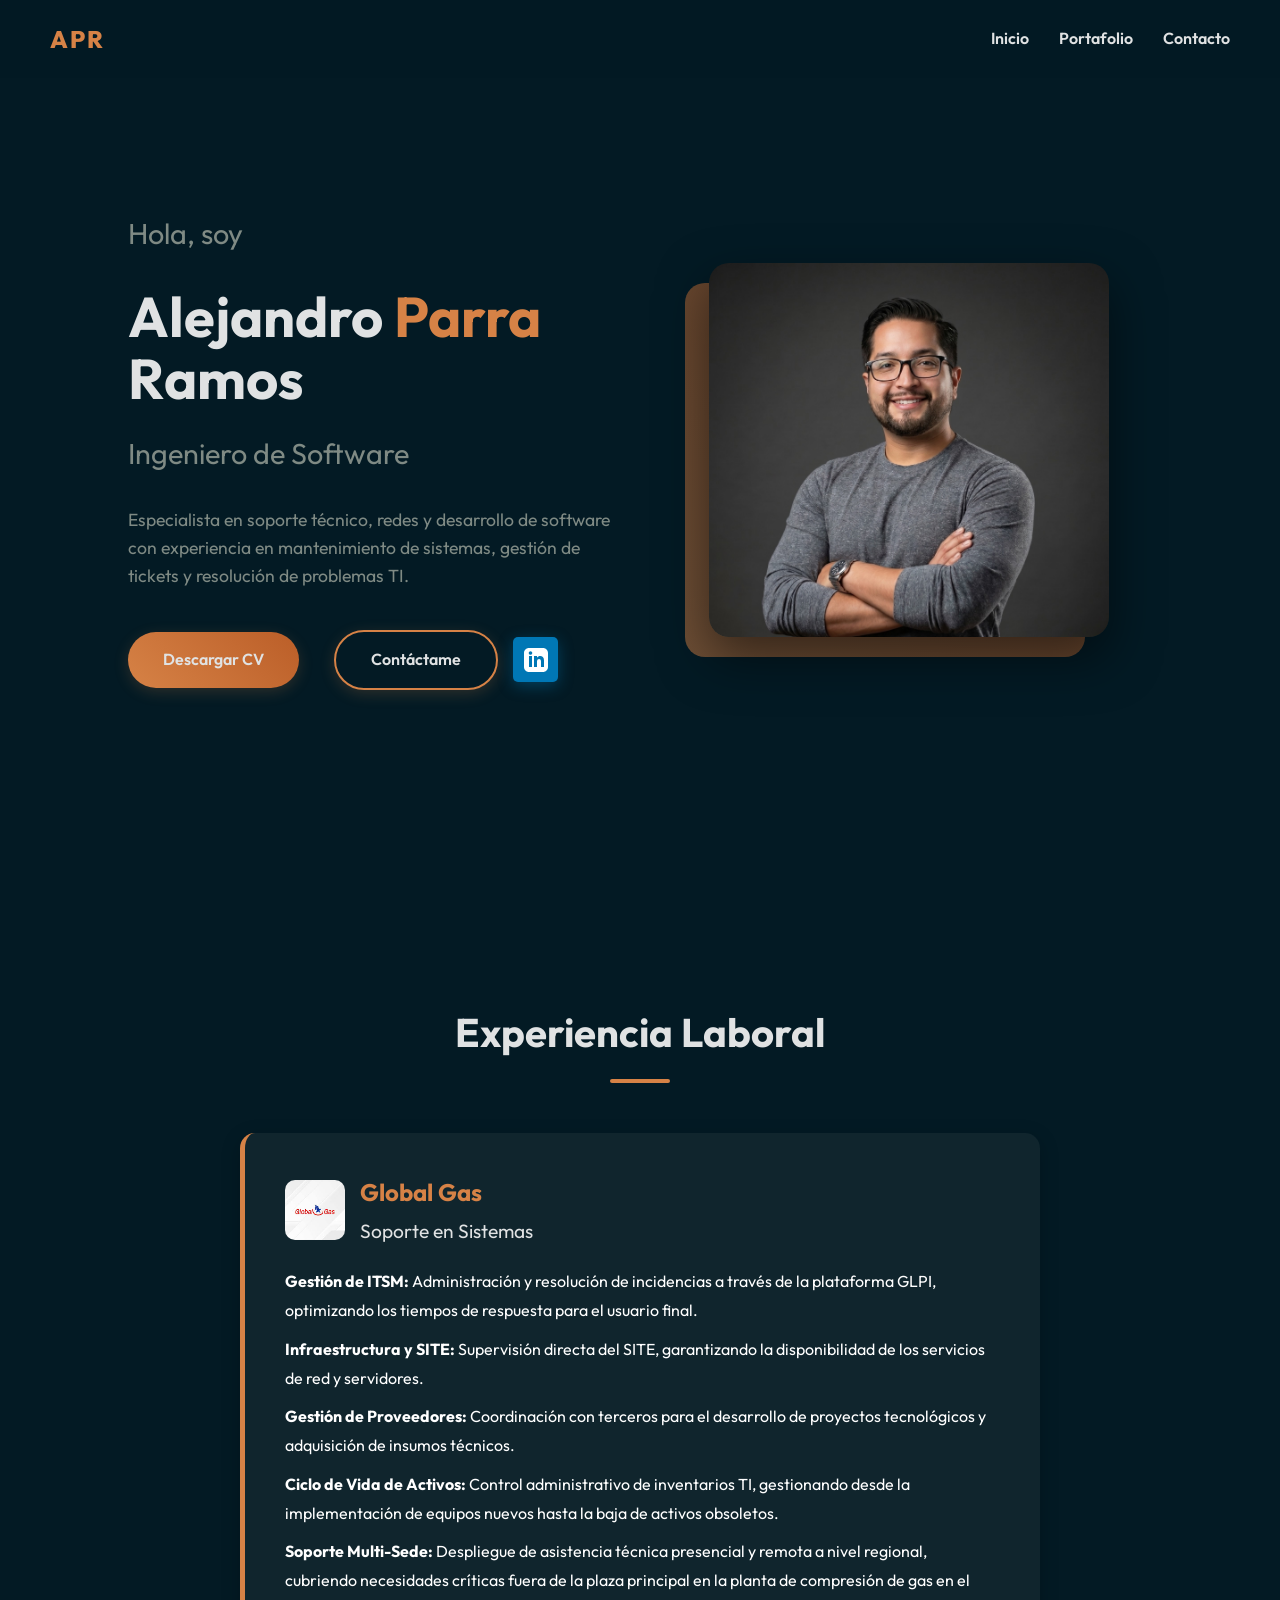
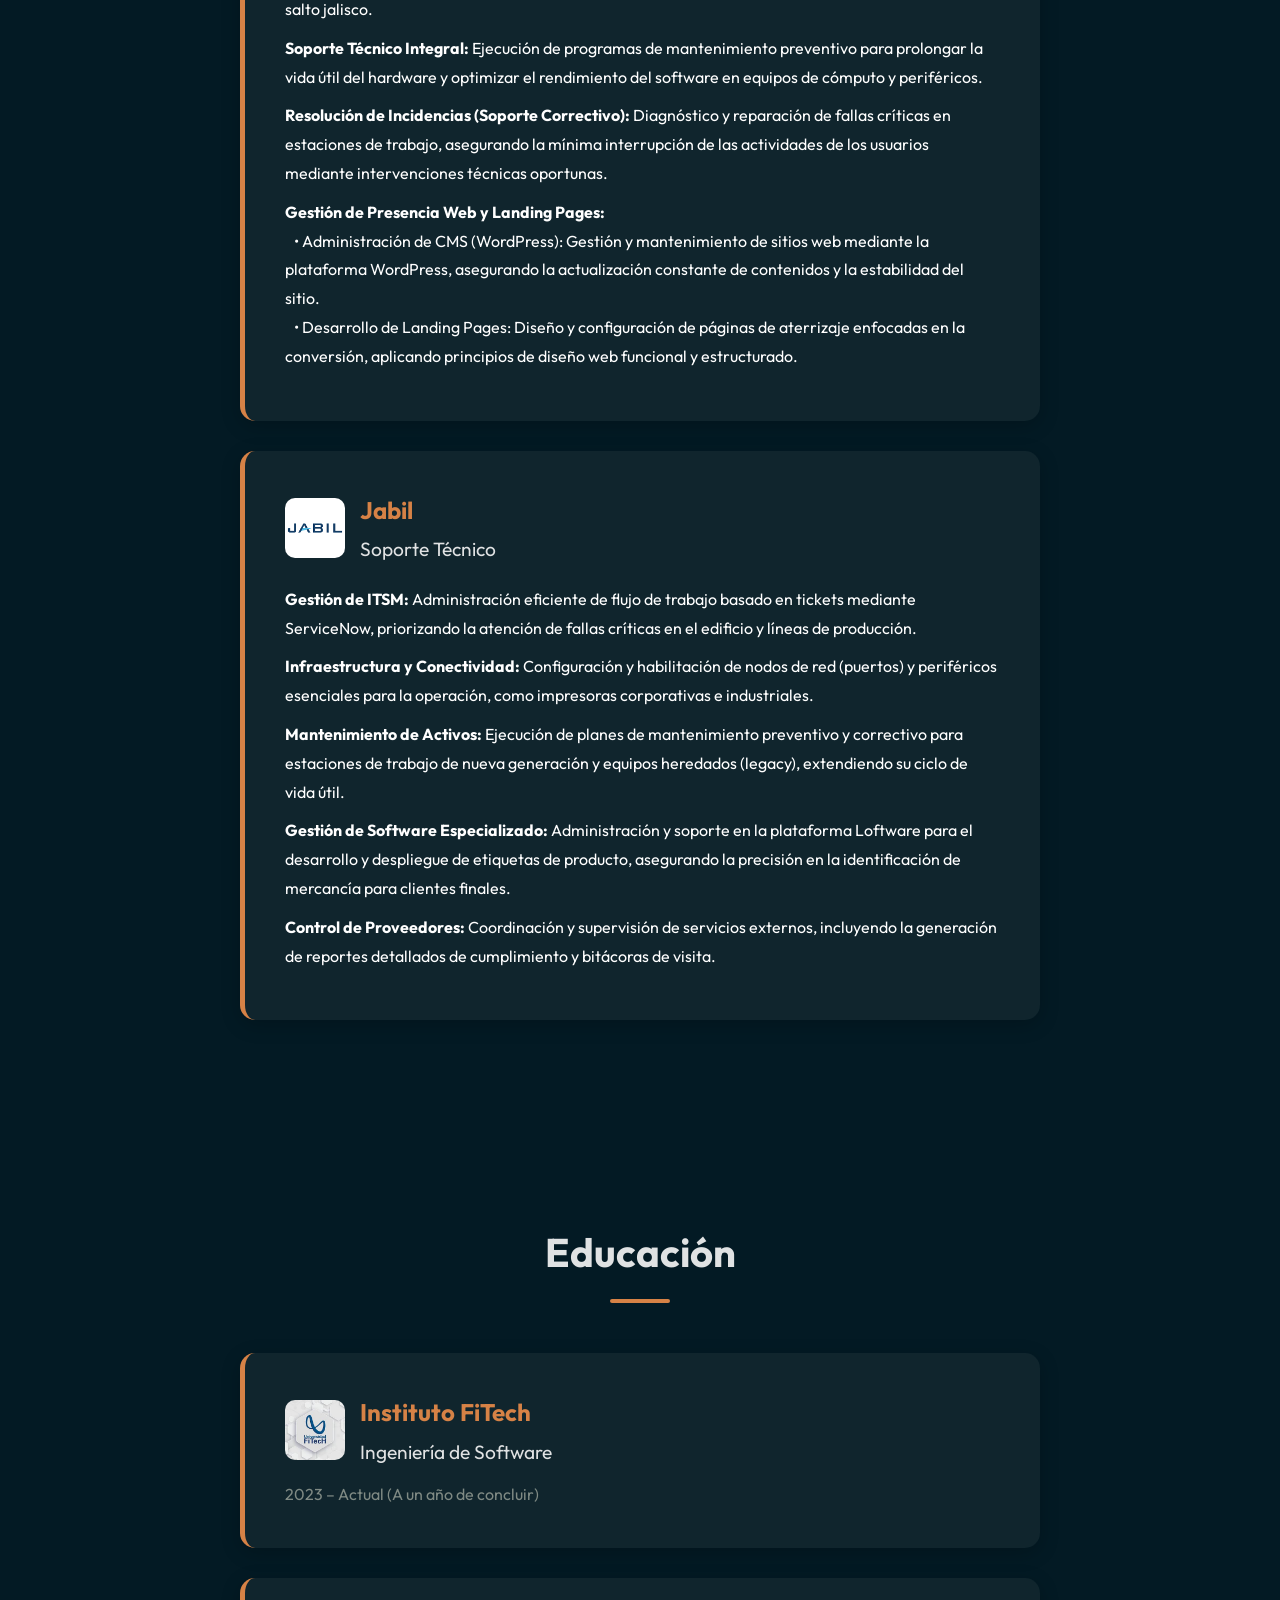
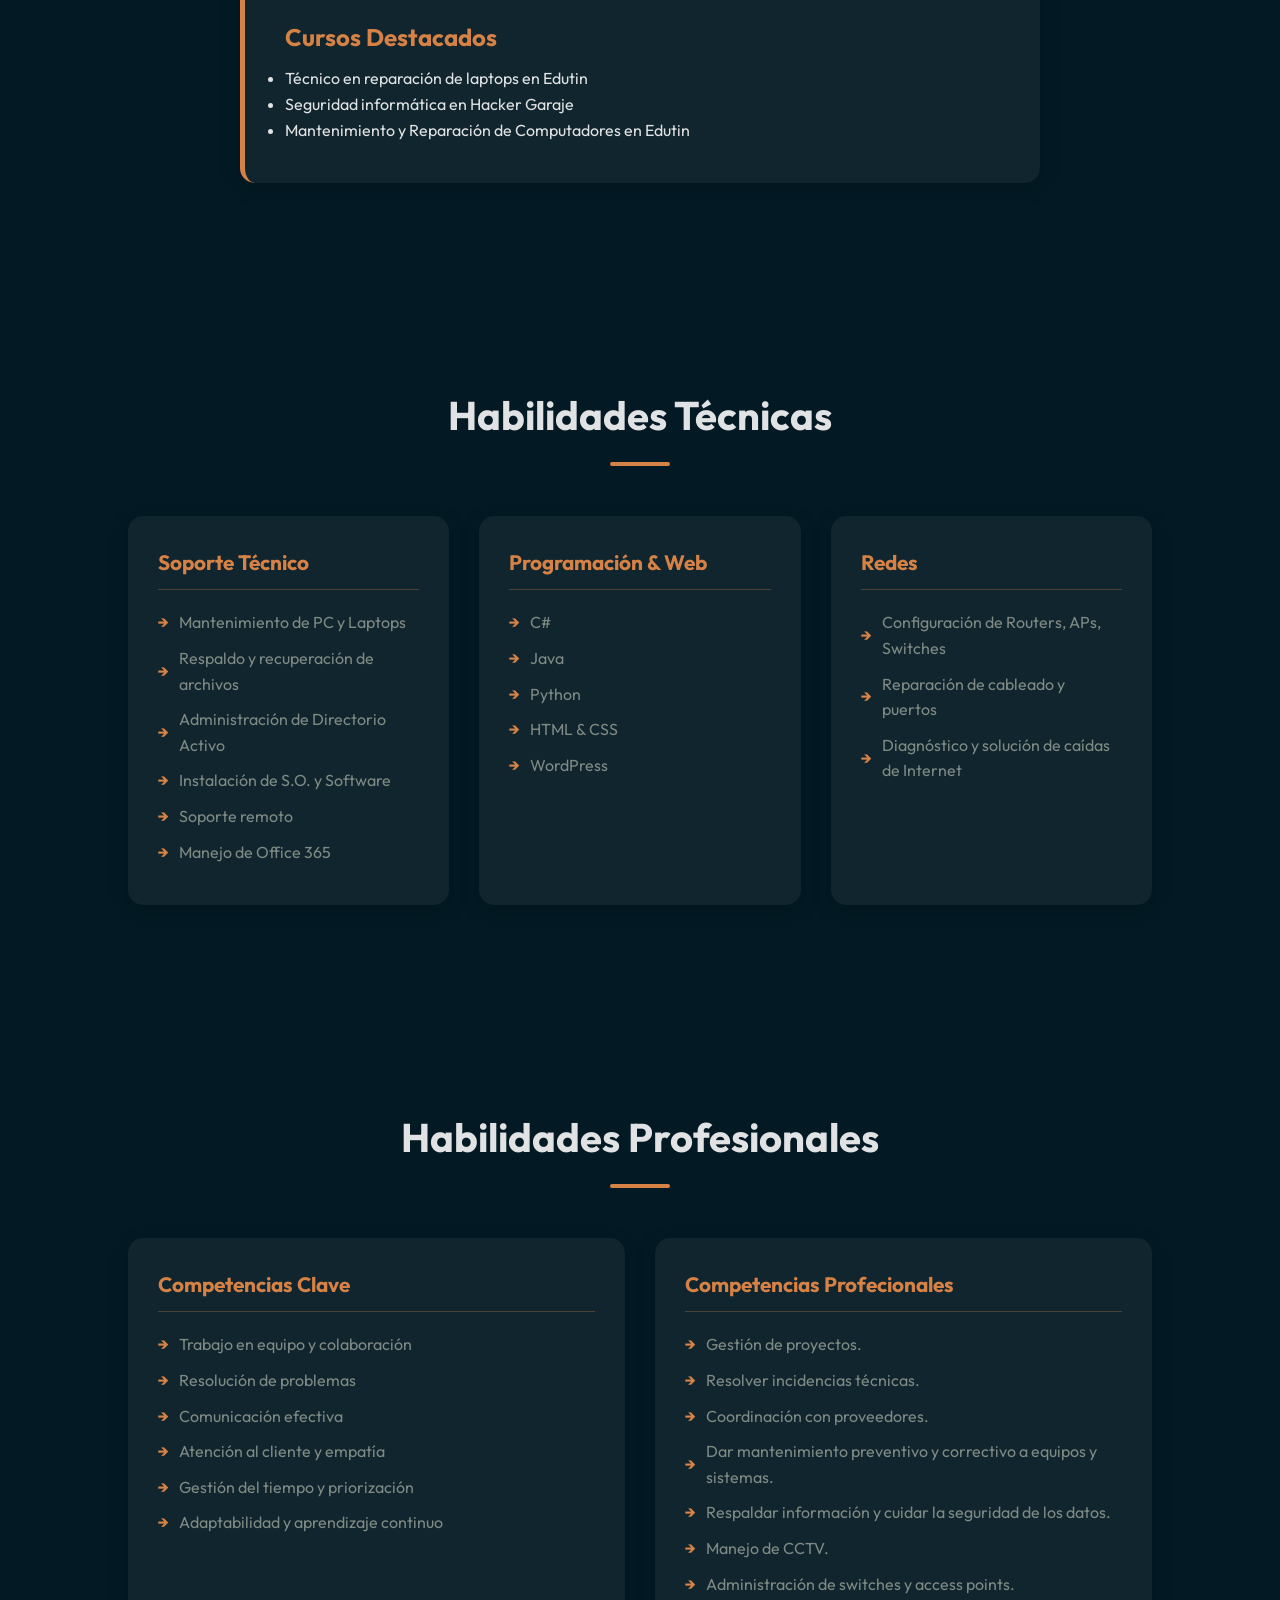
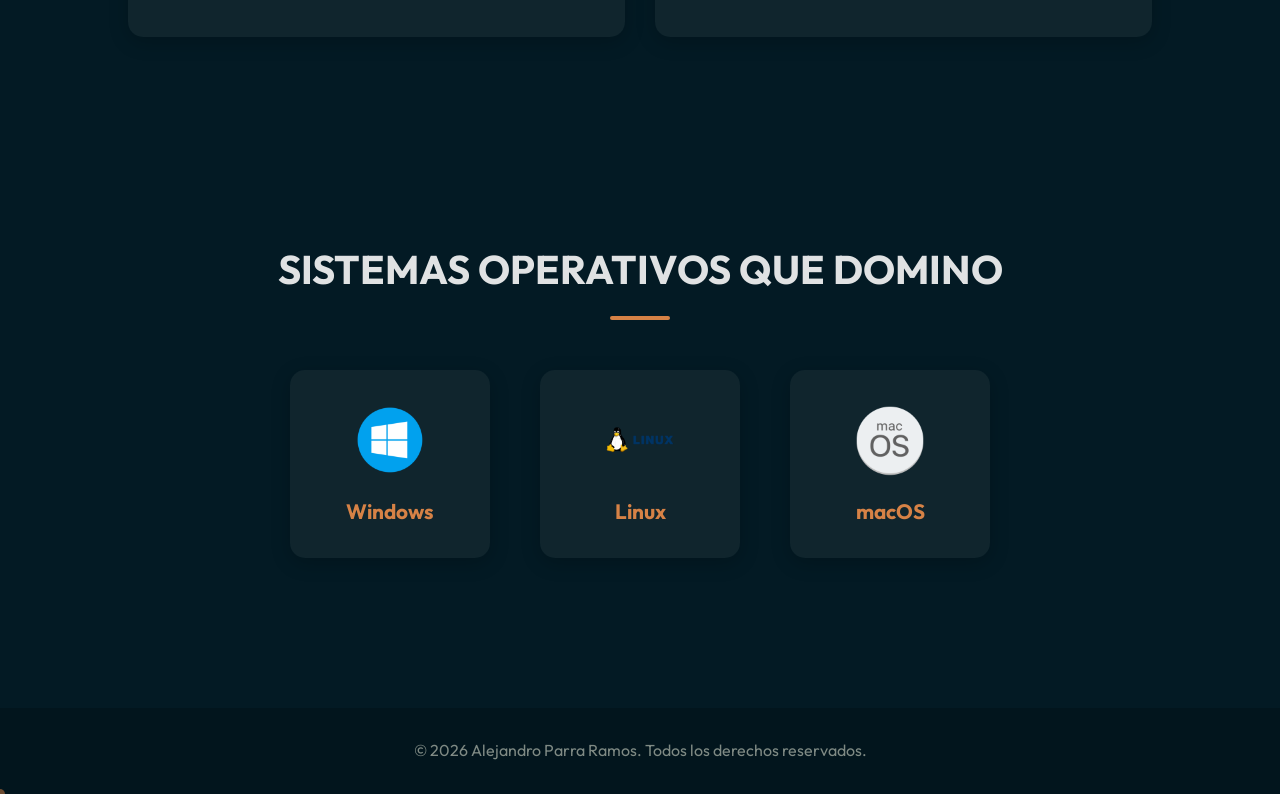
<file: index.html>
<!DOCTYPE html>
<html lang="es">

<head>
    <meta charset="UTF-8">
    <meta name="viewport" content="width=device-width, initial-scale=1.0">
    <title>Alejandro Parra Ramos | Ing. Software</title>
    <link rel="stylesheet" href="styles.css">
    <meta name="description" content="Curriculum Vitae y Portafolio de Alejandro Parra Ramos, Ingeniero de Software.">
</head>

<body>

    <!-- Navegación -->
    <header class="header">
        <a href="index.html" class="logo">APR</a>
        <nav class="nav">
            <a href="index.html">Inicio</a>
            <a href="proyectos.html">Portafolio</a>
            <a href="contacto.html">Contacto</a>
        </nav>
    </header>

    <!-- Hero Section -->
    <section class="hero" id="inicio">
        <div class="hero-content reveal-left">
            <h2>Hola, soy</h2>
            <h1>Alejandro <span>Parra</span> Ramos</h1>
            <h2>Ingeniero de Software</h2>
            <p>
                Especialista en soporte técnico, redes y desarrollo de software con experiencia
                en mantenimiento de sistemas, gestión de tickets y resolución de problemas TI.
            </p>
            <div class="hero-btns" style="display: flex; gap: 15px; align-items: center; flex-wrap: wrap;">
                <a href="media/AlejandroParraCV.pdf" download class="btn">Descargar CV</a>
                <a href="contacto.html" class="btn btn-outline">Contáctame</a>
                <a href="https://www.linkedin.com/in/alejandro-parra-ramos-2428a6340" target="_blank"
                    rel="noopener noreferrer"
                    style="display: inline-flex; align-items: center; justify-content: center; width: 45px; height: 45px; background: #0077b5; border-radius: 5px; color: white; text-decoration: none; transition: transform 0.3s ease; box-shadow: 0 4px 15px rgba(0, 119, 181, 0.4);"
                    onmouseover="this.style.transform='translateY(-5px)'"
                    onmouseout="this.style.transform='translateY(0)'">
                    <svg xmlns="http://www.w3.org/2000/svg" width="24" height="24" viewBox="0 0 24 24"
                        fill="currentColor">
                        <path
                            d="M19 0h-14c-2.761 0-5 2.239-5 5v14c0 2.761 2.239 5 5 5h14c2.762 0 5-2.239 5-5v-14c0-2.761-2.238-5-5-5zm-11 19h-3v-11h3v11zm-1.5-12.268c-.966 0-1.75-.79-1.75-1.764s.784-1.764 1.75-1.764 1.75.79 1.75 1.764-.783 1.764-1.75 1.764zm13.5 12.268h-3v-5.604c0-3.368-4-3.113-4 0v5.604h-3v-11h3v1.765c1.396-2.586 7-2.777 7 2.476v6.759z" />
                    </svg>
                </a>
            </div>
        </div>
        <div class="hero-image reveal-right">
            <img src="media/yo.jpeg" alt="Alejandro Parra Ramos">
        </div>
    </section>

    <!-- Experiencia Laboral -->
    <section class="section" id="experiencia">
        <h2 class="section-title reveal">Experiencia Laboral</h2>
        <div class="timeline">

            <div class="card reveal">
                <div style="display: flex; align-items: center; gap: 15px; margin-bottom: 20px;">
                    <img src="media/globalgas.jpg" alt="Global Gas"
                        style="width: 60px; height: 60px; border-radius: 10px; object-fit: cover;">
                    <div>
                        <h3 style="margin-bottom: 5px;">Global Gas</h3>
                        <h4 style="margin-bottom: 0;">Soporte en Sistemas</h4>
                    </div>
                </div>
                <ul style="color: #FFFFFF; list-style-type: none; margin-left: 0; line-height: 1.8;">
                    <li style="margin-bottom: 10px;"><strong>Gestión de ITSM:</strong> Administración y resolución de
                        incidencias a través de la plataforma GLPI, optimizando los tiempos de respuesta para el usuario
                        final.</li>
                    <li style="margin-bottom: 10px;"><strong>Infraestructura y SITE:</strong> Supervisión directa del
                        SITE, garantizando la disponibilidad de los servicios de red y servidores.</li>
                    <li style="margin-bottom: 10px;"><strong>Gestión de Proveedores:</strong> Coordinación con terceros
                        para el desarrollo de proyectos tecnológicos y adquisición de insumos técnicos.</li>
                    <li style="margin-bottom: 10px;"><strong>Ciclo de Vida de Activos:</strong> Control administrativo
                        de inventarios TI, gestionando desde la implementación de equipos nuevos hasta la baja de
                        activos obsoletos.</li>
                    <li style="margin-bottom: 10px;"><strong>Soporte Multi-Sede:</strong> Despliegue de asistencia
                        técnica presencial y remota a nivel regional, cubriendo necesidades críticas fuera de la plaza
                        principal en la planta de compresión de gas en el salto jalisco.</li>
                    <li style="margin-bottom: 10px;"><strong>Soporte Técnico Integral:</strong> Ejecución de programas
                        de mantenimiento preventivo para prolongar la vida útil del hardware y optimizar el rendimiento
                        del software en equipos de cómputo y periféricos.</li>
                    <li style="margin-bottom: 10px;"><strong>Resolución de Incidencias (Soporte Correctivo):</strong>
                        Diagnóstico y reparación de fallas críticas en estaciones de trabajo, asegurando la mínima
                        interrupción de las actividades de los usuarios mediante intervenciones técnicas oportunas.</li>
                    <li style="margin-bottom: 10px;"><strong>Gestión de Presencia Web y Landing Pages:</strong><br>
                        &nbsp;&nbsp;&nbsp;• Administración de CMS (WordPress): Gestión y mantenimiento de sitios web
                        mediante la plataforma WordPress, asegurando la actualización constante de contenidos y la
                        estabilidad del sitio.<br>
                        &nbsp;&nbsp;&nbsp;• Desarrollo de Landing Pages: Diseño y configuración de páginas de aterrizaje
                        enfocadas en la conversión, aplicando principios de diseño web funcional y estructurado.
                    </li>
                </ul>
            </div>

            <div class="card reveal">
                <div style="display: flex; align-items: center; gap: 15px; margin-bottom: 20px;">
                    <img src="media/jabil.png" alt="Jabil"
                        style="width: 60px; height: 60px; border-radius: 10px; object-fit: cover;">
                    <div>
                        <h3 style="margin-bottom: 5px;">Jabil</h3>
                        <h4 style="margin-bottom: 0;">Soporte Técnico</h4>
                    </div>
                </div>
                <ul style="color: #FFFFFF; list-style-type: none; margin-left: 0; line-height: 1.8;">
                    <li style="margin-bottom: 10px;"><strong>Gestión de ITSM:</strong> Administración eficiente de flujo
                        de trabajo basado en tickets mediante ServiceNow, priorizando la atención de fallas críticas en
                        el edificio y líneas de producción.</li>
                    <li style="margin-bottom: 10px;"><strong>Infraestructura y Conectividad:</strong> Configuración y
                        habilitación de nodos de red (puertos) y periféricos esenciales para la operación, como
                        impresoras corporativas e industriales.</li>
                    <li style="margin-bottom: 10px;"><strong>Mantenimiento de Activos:</strong> Ejecución de planes de
                        mantenimiento preventivo y correctivo para estaciones de trabajo de nueva generación y equipos
                        heredados (legacy), extendiendo su ciclo de vida útil.</li>
                    <li style="margin-bottom: 10px;"><strong>Gestión de Software Especializado:</strong> Administración
                        y soporte en la plataforma Loftware para el desarrollo y despliegue de etiquetas de producto,
                        asegurando la precisión en la identificación de mercancía para clientes finales.</li>
                    <li style="margin-bottom: 10px;"><strong>Control de Proveedores:</strong> Coordinación y supervisión
                        de servicios externos, incluyendo la generación de reportes detallados de cumplimiento y
                        bitácoras de visita.</li>
                </ul>
            </div>

        </div>
    </section>

    <!-- Educación y Cursos -->
    <section class="section" id="educacion">
        <h2 class="section-title reveal">Educación</h2>
        <div class="timeline">
            <div class="card reveal">
                <div style="display: flex; align-items: center; gap: 15px; margin-bottom: 15px;">
                    <img src="media/fitech.jpg" alt="Instituto FiTech"
                        style="width: 60px; height: 60px; border-radius: 10px; object-fit: cover;">
                    <div>
                        <h3 style="margin-bottom: 5px;">Instituto FiTech</h3>
                        <h4 style="margin-bottom: 0;">Ingeniería de Software</h4>
                    </div>
                </div>
                <p>2023 – Actual (A un año de concluir)</p>
            </div>

            <div class="card reveal">
                <h3>Cursos Destacados</h3>
                <ul>
                    <li>Técnico en reparación de laptops en Edutin</li>
                    <li>Seguridad informática en Hacker Garaje</li>
                    <li>Mantenimiento y Reparación de Computadores en Edutin</li>
                </ul>
            </div>
        </div>
    </section>

    <!-- Habilidades -->
    <section class="section" id="habilidades">
        <h2 class="section-title reveal">Habilidades Técnicas</h2>
        <div class="skills-container reveal">

            <div class="skill-category">
                <h3>Soporte Técnico</h3>
                <ul>
                    <li>Mantenimiento de PC y Laptops</li>
                    <li>Respaldo y recuperación de archivos</li>
                    <li>Administración de Directorio Activo</li>
                    <li>Instalación de S.O. y Software</li>
                    <li>Soporte remoto</li>
                    <li>Manejo de Office 365</li>
                </ul>
            </div>

            <div class="skill-category">
                <h3>Programación & Web</h3>
                <ul>
                    <li>C#</li>
                    <li>Java</li>
                    <li>Python</li>
                    <li>HTML & CSS</li>
                    <li>WordPress</li>
                </ul>
            </div>

            <div class="skill-category">
                <h3>Redes</h3>
                <ul>
                    <li>Configuración de Routers, APs, Switches</li>
                    <li>Reparación de cableado y puertos</li>
                    <li>Diagnóstico y solución de caídas de Internet</li>
                </ul>
            </div>

        </div>
    </section>

    <!-- Habilidades Profesionales -->
    <section class="section" id="habilidades-profesionales">
        <h2 class="section-title reveal">Habilidades Profesionales</h2>
        <div class="skills-container reveal">
            <div class="skill-category">
                <h3>Competencias Clave</h3>
                <ul>
                    <li>Trabajo en equipo y colaboración</li>
                    <li>Resolución de problemas</li>
                    <li>Comunicación efectiva</li>
                    <li>Atención al cliente y empatía</li>
                    <li>Gestión del tiempo y priorización</li>
                    <li>Adaptabilidad y aprendizaje continuo</li>
                </ul>
            </div>

            <div class="skill-category">
                <h3>Competencias Profecionales</h3>
                <ul>
                    <li>Gestión de proyectos.</li>
                    <li>Resolver incidencias técnicas.</li>
                    <li>Coordinación con proveedores.</li>
                    <li>Dar mantenimiento preventivo y correctivo a equipos y sistemas.</li>
                    <li>Respaldar información y cuidar la seguridad de los datos.</li>
                    <li>Manejo de CCTV.</li>
                    <li>Administración de switches y access points.</li>
                </ul>
            </div>
        </div>
    </section>

    <!-- Sistemas Operativos -->
    <section class="section" id="sistemas-operativos">
        <h2 class="section-title reveal">SISTEMAS OPERATIVOS QUE DOMINO</h2>
        <div class="reveal" style="display: flex; justify-content: center; gap: 50px; flex-wrap: wrap;">
            <div class="skill-category"
                style="display: flex; flex-direction: column; align-items: center; justify-content: center; width: 200px; text-align: center;">
                <img src="media/windowsos.png" alt="Windows OS"
                    style="width: 80px; height: 80px; object-fit: contain; margin-bottom: 15px;">
                <h3 style="margin-bottom: 0; border: none; padding: 0;">Windows</h3>
            </div>
            <div class="skill-category"
                style="display: flex; flex-direction: column; align-items: center; justify-content: center; width: 200px; text-align: center;">
                <img src="media/linux.png" alt="Linux OS"
                    style="width: 80px; height: 80px; object-fit: contain; margin-bottom: 15px;">
                <h3 style="margin-bottom: 0; border: none; padding: 0;">Linux</h3>
            </div>
            <div class="skill-category"
                style="display: flex; flex-direction: column; align-items: center; justify-content: center; width: 200px; text-align: center;">
                <img src="media/macos.png" alt="macOS"
                    style="width: 80px; height: 80px; object-fit: contain; margin-bottom: 15px;">
                <h3 style="margin-bottom: 0; border: none; padding: 0;">macOS</h3>
            </div>
        </div>
    </section>

    <!-- Footer -->
    <footer class="footer">
        <p>&copy; 2026 Alejandro Parra Ramos. Todos los derechos reservados.</p>
    </footer>

    <script src="script.js"></script>
</body>

</html>
</file>
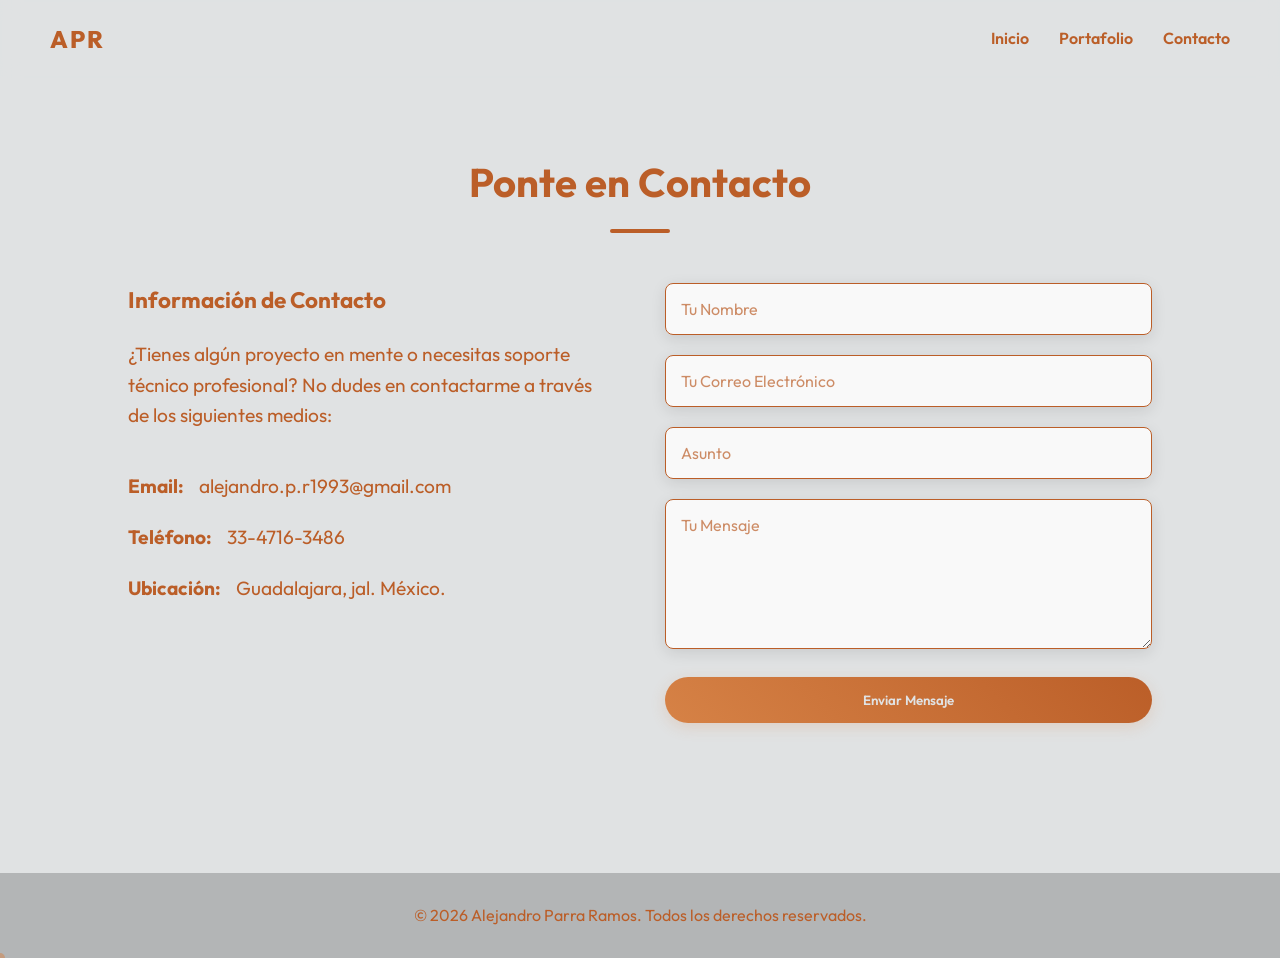
<file: contacto.html>
<!DOCTYPE html>
<html lang="es">
<head>
    <meta charset="UTF-8">
    <meta name="viewport" content="width=device-width, initial-scale=1.0">
    <title>Contacto | Alejandro Parra Ramos</title>
    <link rel="stylesheet" href="styles.css">
    <style>
        body {
            background-color: #E0E2E3 !important;
            color: #BB5E28 !important;
        }
        .header {
            background: rgba(224, 226, 227, 0.85) !important;
        }
        .header .logo, .nav a, .section-title, .contact-info h3, .contact-info p, .contact-info strong {
            color: #BB5E28 !important;
        }
        .nav a::after {
            background: #BB5E28 !important;
        }
        .section-title::after {
            background: #BB5E28 !important;
        }
        .form-control {
            color: #BB5E28 !important;
            background: rgba(255, 255, 255, 0.8) !important;
            border-color: #BB5E28 !important;
        }
        .form-control::placeholder {
            color: rgba(187, 94, 40, 0.7) !important;
        }
        .footer p {
            color: #BB5E28 !important;
        }
    </style>
</head>
<body>

    <!-- Navegación -->
    <header class="header">
        <a href="index.html" class="logo">APR</a>
        <nav class="nav">
            <a href="index.html">Inicio</a>
            <a href="proyectos.html">Portafolio</a>
            <a href="contacto.html">Contacto</a>
        </nav>
    </header>

    <!-- Contacto Section -->
    <section class="section" style="padding-top: 150px; min-height: calc(100vh - 80px);">
        <h2 class="section-title reveal">Ponte en Contacto</h2>
        
        <div class="grid-2">
            <!-- Info -->
            <div class="contact-info reveal-left">
                <h3>Información de Contacto</h3>
                <p style="margin-top: 20px;">
                    ¿Tienes algún proyecto en mente o necesitas soporte técnico profesional? 
                    No dudes en contactarme a través de los siguientes medios:
                </p>
                <div style="margin-top: 40px;">
                    <p><strong>Email:</strong> alejandro.p.r1993@gmail.com</p>
                    <p><strong>Teléfono:</strong> 33-4716-3486</p>
                    <p><strong>Ubicación:</strong> Guadalajara, jal. México.</p>
                </div>
            </div>

            <!-- Form -->
            <div class="contact-form reveal-right">
                <form action="#" method="POST">
                    <div class="form-group">
                        <input type="text" class="form-control" placeholder="Tu Nombre" required>
                    </div>
                    <div class="form-group">
                        <input type="email" class="form-control" placeholder="Tu Correo Electrónico" required>
                    </div>
                    <div class="form-group">
                        <input type="text" class="form-control" placeholder="Asunto" required>
                    </div>
                    <div class="form-group">
                        <textarea class="form-control" placeholder="Tu Mensaje" required></textarea>
                    </div>
                    <button type="submit" class="btn" style="width: 100%;">Enviar Mensaje</button>
                </form>
            </div>
        </div>
    </section>

    <!-- Footer -->
    <footer class="footer">
        <p>&copy; 2026 Alejandro Parra Ramos. Todos los derechos reservados.</p>
    </footer>

    <script src="script.js"></script>
</body>
</html>
</file>
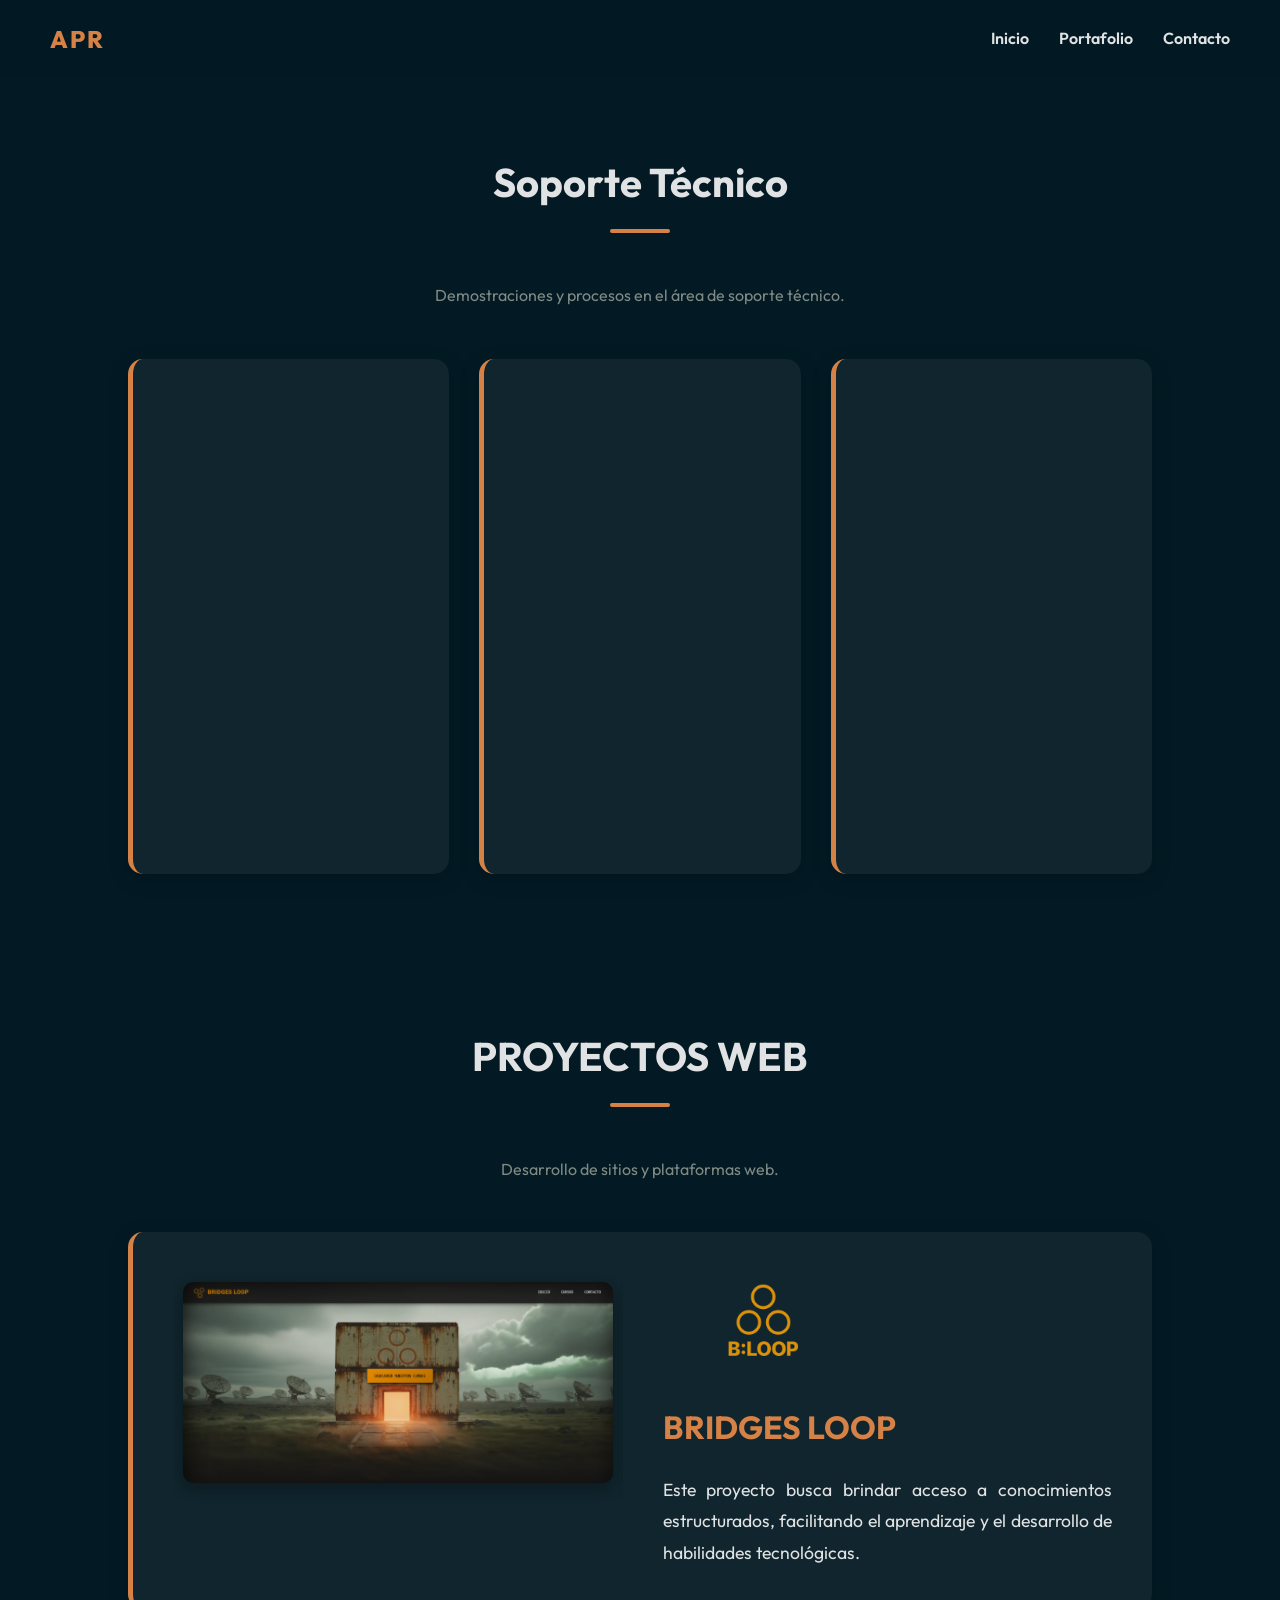
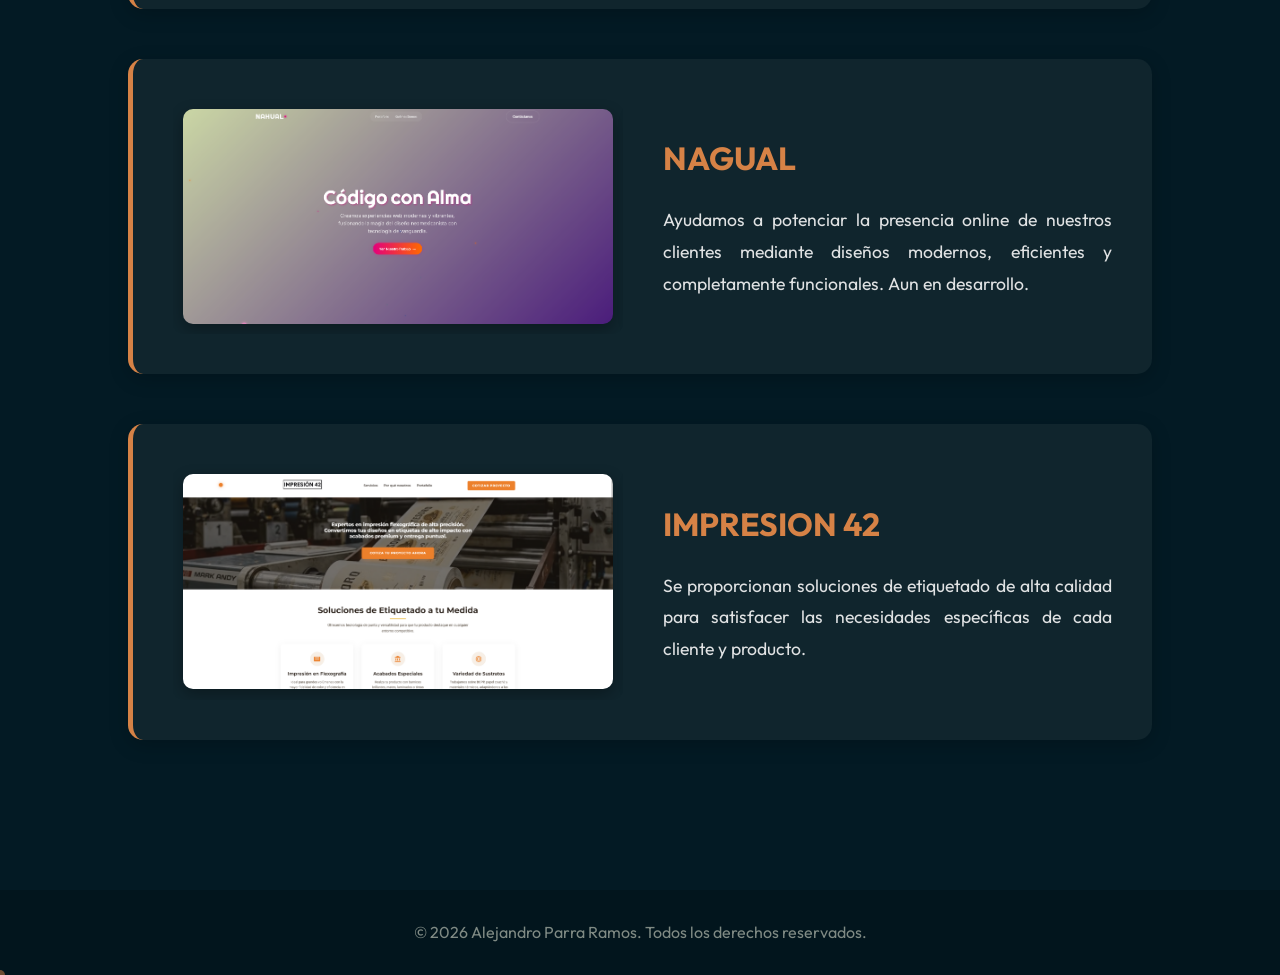
<file: proyectos.html>
<!DOCTYPE html>
<html lang="es">

<head>
    <meta charset="UTF-8">
    <meta name="viewport" content="width=device-width, initial-scale=1.0">
    <title>Portafolio | Alejandro Parra Ramos</title>
    <link rel="stylesheet" href="styles.css">
</head>

<body>

    <!-- Navegación -->
    <header class="header">
        <a href="index.html" class="logo">APR</a>
        <nav class="nav">
            <a href="index.html">Inicio</a>
            <a href="proyectos.html">Portafolio</a>
            <a href="contacto.html">Contacto</a>
        </nav>
    </header>

    <!-- Portfolio Section -->
    <section class="section" style="padding-top: 150px; min-height: calc(100vh - 80px);">
        <h2 class="section-title reveal">Soporte Técnico</h2>
        <p class="reveal" style="text-align: center; color: var(--text-muted); margin-bottom: 50px;">
            Demostraciones y procesos en el área de soporte técnico.
        </p>

        <div class="skills-container reveal">
            <!-- Soporte Técnico - Video 1 -->
            <div class="card" style="margin: 0; display: flex; flex-direction: column; align-items: center;">
                <div
                    style="width: 100%; max-width: 320px; position: relative; aspect-ratio: 9/16; overflow: hidden; border-radius: 30px; margin: 15px auto 0;">
                    <iframe src="https://drive.google.com/file/d/1BhU8MGt4EjgbUBKcwYaj4SB4aER-60kt/preview"
                        style="position: absolute; top:0; left: 0; width: 100%; height: 100%; border: none;"
                        allowfullscreen></iframe>
                </div>
            </div>

            <!-- Soporte Técnico - Video 2 -->
            <div class="card" style="margin: 0; display: flex; flex-direction: column; align-items: center;">
                <div
                    style="width: 100%; max-width: 320px; position: relative; aspect-ratio: 9/16; overflow: hidden; border-radius: 30px; margin: 15px auto 0;">
                    <iframe src="https://drive.google.com/file/d/1ru6Cdw-VYaoOozrAdWQ_bZnhDjax18XA/preview"
                        style="position: absolute; top:0; left: 0; width: 100%; height: 100%; border: none;"
                        allowfullscreen></iframe>
                </div>
            </div>

            <!-- Soporte Técnico - Video 3 -->
            <div class="card" style="margin: 0; display: flex; flex-direction: column; align-items: center;">
                <div
                    style="width: 100%; max-width: 320px; position: relative; aspect-ratio: 9/16; overflow: hidden; border-radius: 30px; margin: 15px auto 0;">
                    <iframe src="https://drive.google.com/file/d/1_RgaN-CgQx4az8AiLFmEFVi8V9xVuE77/preview"
                        style="position: absolute; top:0; left: 0; width: 100%; height: 100%; border: none;"
                        allowfullscreen></iframe>
                </div>
            </div>

        </div>
    </section>

    <!-- Proyectos Web Section -->
    <section class="section" style="padding-top: 50px; min-height: calc(100vh - 80px);">
        <h2 class="section-title reveal">PROYECTOS WEB</h2>
        <p class="reveal" style="text-align: center; color: var(--text-muted); margin-bottom: 50px;">
            Desarrollo de sitios y plataformas web.
        </p>

        <div class="skills-container reveal" style="grid-template-columns: 1fr;">

            <style>
                .auto-carousel-container {
                    width: 100%;
                    overflow: hidden;
                    border-radius: 10px;
                    padding: 10px 0;
                }

                .auto-carousel-track {
                    display: flex;
                    width: 400%;
                    animation: autoSlide 15s infinite ease-in-out;
                }

                .auto-carousel-track:hover {
                    animation-play-state: paused;
                }

                .auto-carousel-track .slide {
                    width: 25%;
                    flex-shrink: 0;
                    padding: 0 10px;
                    box-sizing: border-box;
                }

                .auto-carousel-track img {
                    width: 100%;
                    border-radius: 10px;
                    box-shadow: 0 5px 15px rgba(0, 0, 0, 0.3);
                    display: block;
                }

                @keyframes autoSlide {

                    0%,
                    25% {
                        transform: translateX(0);
                    }

                    33.33%,
                    58.33% {
                        transform: translateX(-25%);
                    }

                    66.66%,
                    91.66% {
                        transform: translateX(-50%);
                    }

                    100% {
                        transform: translateX(-75%);
                    }
                }
            </style>

            <!-- BRIDGES LOOP -->
            <div class="card" style="margin: 0;">
                <div style="display: flex; flex-wrap: wrap; gap: 40px;">

                    <!-- Columna Izquierda: Carrusel -->
                    <div
                        style="flex: 1; min-width: 300px; display: flex; flex-direction: column; align-items: center; gap: 30px;">

                        <!-- Carrusel Automático -->
                        <div class="auto-carousel-container">
                            <div class="auto-carousel-track">
                                <div class="slide"><img src="media/Screen.png" alt="Bridges Loop Screen 1"></div>
                                <div class="slide"><img src="media/Screen2.png" alt="Bridges Loop Screen 2"></div>
                                <div class="slide"><img src="media/Screen3.png" alt="Bridges Loop Screen 3"></div>
                                <div class="slide"><img src="media/Screen.png" alt="Bridges Loop Screen 1"></div>
                            </div>
                        </div>
                    </div>

                    <!-- Columna Derecha: Logo y Descripción -->
                    <div
                        style="flex: 1; min-width: 300px; display: flex; flex-direction: column; justify-content: center;">
                        <!-- Logo con enlace -->
                        <a href="https://branchloop-stack.github.io/branchloop.github.io/" target="_blank"
                            rel="noopener noreferrer" style="margin-bottom: 10px; display: inline-block;">
                            <img src="media/BRANCHED LOOP 2.png" alt="BRIDGES LOOP Logo"
                                style="max-width: 200px; object-fit: contain; transition: transform 0.3s ease;"
                                onmouseover="this.style.transform='scale(1.05)'"
                                onmouseout="this.style.transform='scale(1)'">
                        </a>
                        <h3 style="font-size: 2rem; margin-bottom: 20px;">BRIDGES LOOP</h3>
                        <p style="font-size: 1.1rem; line-height: 1.8; color: var(--text-light); text-align: justify;">
                            Este proyecto busca brindar acceso a conocimientos estructurados, facilitando el aprendizaje
                            y el desarrollo de habilidades tecnológicas.
                        </p>
                    </div>

                </div>
            </div>

            <!-- NAGUAL -->
            <div class="card" style="margin: 0; margin-top: 20px;">
                <div style="display: flex; flex-wrap: wrap; gap: 40px;">

                    <!-- Columna Izquierda: Carrusel -->
                    <div
                        style="flex: 1; min-width: 300px; display: flex; flex-direction: column; align-items: center; gap: 30px;">

                        <!-- Carrusel Automático -->
                        <div class="auto-carousel-container">
                            <div class="auto-carousel-track" style="animation-delay: -7.5s;">
                                <div class="slide"><img src="media/shot.png" alt="Nagual Screen 1"></div>
                                <div class="slide"><img src="media/shot2.png" alt="Nagual Screen 2"></div>
                                <div class="slide"><img src="media/shot3.png" alt="Nagual Screen 3"></div>
                                <div class="slide"><img src="media/shot.png" alt="Nagual Screen 1"></div>
                            </div>
                        </div>
                    </div>

                    <!-- Columna Derecha: Descripción -->
                    <div
                        style="flex: 1; min-width: 300px; display: flex; flex-direction: column; justify-content: center;">
                        <h3 style="font-size: 2rem; margin-bottom: 20px;">NAGUAL</h3>
                        <p style="font-size: 1.1rem; line-height: 1.8; color: var(--text-light); text-align: justify;">
                            Ayudamos a potenciar la presencia online de nuestros clientes mediante diseños modernos,
                            eficientes y completamente funcionales. Aun en desarrollo.
                        </p>
                    </div>

                </div>
            </div>

            <!-- IMPRESION 42 -->
            <div class="card" style="margin: 0; margin-top: 20px;">
                <div style="display: flex; flex-wrap: wrap; gap: 40px;">

                    <!-- Columna Izquierda: Carrusel -->
                    <div
                        style="flex: 1; min-width: 300px; display: flex; flex-direction: column; align-items: center; gap: 30px;">

                        <!-- Carrusel Automático -->
                        <div class="auto-carousel-container">
                            <div class="auto-carousel-track" style="animation-delay: -3s;">
                                <div class="slide"><img src="media/hot.png" alt="Impresion 42 Screen 1"></div>
                                <div class="slide"><img src="media/hot2.png" alt="Impresion 42 Screen 2"></div>
                                <div class="slide"><img src="media/hot3.png" alt="Impresion 42 Screen 3"></div>
                                <div class="slide"><img src="media/hot.png" alt="Impresion 42 Screen 1"></div>
                            </div>
                        </div>
                    </div>

                    <!-- Columna Derecha: Descripción -->
                    <div
                        style="flex: 1; min-width: 300px; display: flex; flex-direction: column; justify-content: center;">
                        <h3 style="font-size: 2rem; margin-bottom: 20px;">IMPRESION 42</h3>
                        <p style="font-size: 1.1rem; line-height: 1.8; color: var(--text-light); text-align: justify;">
                            Se proporcionan soluciones de etiquetado de alta calidad para satisfacer las necesidades
                            específicas de cada cliente y producto.
                        </p>
                    </div>

                </div>
            </div>

        </div>
    </section>
    <!-- Footer -->
    <footer class="footer">
        <p>&copy; 2026 Alejandro Parra Ramos. Todos los derechos reservados.</p>
    </footer>

    <script src="script.js"></script>
</body>

</html>
</file>
<file: styles.css>
@import url('https://fonts.googleapis.com/css2?family=Outfit:wght@300;400;600;800&display=swap');

:root {
    --bg-color: #031A24;
    --text-light: #E0E2E3;
    --text-muted: #7F8A84;
    --accent-1: #D68246;
    --accent-2: #BB5E28;
}

* {
    margin: 0;
    padding: 0;
    box-sizing: border-box;
    cursor: url('media/cursor.png'), auto !important;
    font-family: 'Outfit', sans-serif;
}

body {
    background-color: var(--bg-color);
    color: var(--text-light);
    overflow-x: hidden;
    line-height: 1.6;
}

html {
    scroll-behavior: smooth;
}

/* Header */
.header {
    position: fixed;
    top: 0;
    width: 100%;
    padding: 20px 50px;
    display: flex;
    justify-content: space-between;
    align-items: center;
    background: rgba(3, 26, 36, 0.85);
    backdrop-filter: blur(10px);
    z-index: 1000;
    transition: all 0.3s ease;
}

.header .logo {
    font-size: 24px;
    font-weight: 800;
    color: var(--accent-1);
    text-decoration: none;
    letter-spacing: 2px;
}

.nav {
    display: flex;
    gap: 30px;
}

.nav a {
    color: var(--text-light);
    text-decoration: none;
    font-weight: 600;
    font-size: 16px;
    transition: color 0.3s ease;
    position: relative;
}

.nav a::after {
    content: '';
    position: absolute;
    bottom: -5px;
    left: 0;
    width: 0%;
    height: 2px;
    background: var(--accent-1);
    transition: width 0.3s ease;
}

.nav a:hover {
    color: var(--accent-1);
}

.nav a:hover::after {
    width: 100%;
}

/* Hero Section */
.hero {
    min-height: 100vh;
    display: flex;
    align-items: center;
    justify-content: center;
    padding: 100px 10%;
    gap: 50px;
}

.hero-content {
    flex: 1;
}

.hero-content h1 {
    font-size: 3.5rem;
    line-height: 1.1;
    margin-bottom: 20px;
}

.hero-content h1 span {
    color: var(--accent-1);
}

.hero-content h2 {
    font-size: 1.8rem;
    color: var(--text-muted);
    margin-bottom: 30px;
    font-weight: 400;
}

.hero-content p {
    font-size: 1.1rem;
    color: var(--text-muted);
    margin-bottom: 40px;
    max-width: 600px;
}

.btn {
    display: inline-block;
    padding: 15px 35px;
    background: linear-gradient(45deg, var(--accent-1), var(--accent-2));
    color: var(--text-light);
    text-decoration: none;
    font-weight: 600;
    border-radius: 30px;
    transition: transform 0.3s ease, box-shadow 0.3s ease, background 0.3s ease;
    border: none;
    cursor: url('media/cursor.png'), pointer !important;
    box-shadow: 0 4px 15px rgba(214, 130, 70, 0.2);
}

.btn:hover {
    transform: translateY(-5px);
    box-shadow: 0 10px 20px rgba(214, 130, 70, 0.3);
}

.btn-outline {
    background: transparent;
    border: 2px solid var(--accent-1);
    margin-left: 20px;
}

.btn-outline:hover {
    background: var(--accent-1);
    box-shadow: 0 10px 20px rgba(214, 130, 70, 0.3);
}

.hero-image {
    flex: 1;
    display: flex;
    justify-content: center;
    position: relative;
}

.hero-image img {
    width: 100%;
    max-width: 400px;
    border-radius: 20px;
    box-shadow: 0 20px 50px rgba(0,0,0,0.5);
    z-index: 2;
    transition: transform 0.5s ease;
}

.hero-image img:hover {
    transform: scale(1.02) rotate(-2deg);
}

.hero-image::before {
    content: '';
    position: absolute;
    width: 100%;
    max-width: 400px;
    height: 100%;
    background: linear-gradient(45deg, var(--accent-1), var(--accent-2));
    border-radius: 20px;
    top: 20px;
    left: 20px;
    z-index: 1;
    opacity: 0.5;
}

/* Sections */
.section {
    padding: 100px 10%;
}

.section-title {
    font-size: 2.5rem;
    color: var(--text-light);
    margin-bottom: 50px;
    text-align: center;
    position: relative;
}

.section-title::after {
    content: '';
    display: block;
    width: 60px;
    height: 4px;
    background: var(--accent-1);
    margin: 15px auto 0;
    border-radius: 2px;
}

/* Cards (Experience & Education) */
.timeline {
    display: flex;
    flex-direction: column;
    gap: 30px;
    max-width: 800px;
    margin: 0 auto;
}

.card {
    background: rgba(127, 138, 132, 0.1);
    padding: 40px;
    border-radius: 15px;
    border-left: 5px solid var(--accent-1);
    transition: transform 0.3s ease, background 0.3s ease, box-shadow 0.3s ease;
    box-shadow: 0 5px 20px rgba(0, 0, 0, 0.2);
}

.card:hover {
    transform: translateY(-10px);
    background: rgba(127, 138, 132, 0.2);
}

.card h3 {
    font-size: 1.5rem;
    color: var(--accent-1);
    margin-bottom: 10px;
}

.card h4 {
    font-size: 1.2rem;
    color: var(--text-light);
    margin-bottom: 15px;
    font-weight: 400;
}

.card p {
    color: var(--text-muted);
}

/* Skills Layout */
.skills-container {
    display: grid;
    grid-template-columns: repeat(auto-fit, minmax(250px, 1fr));
    gap: 30px;
}

.skill-category {
    background: rgba(127, 138, 132, 0.1);
    padding: 30px;
    border-radius: 15px;
    transition: transform 0.3s ease, box-shadow 0.3s ease;
    box-shadow: 0 5px 20px rgba(0, 0, 0, 0.2);
}

.skill-category:hover {
    transform: translateY(-5px);
    box-shadow: 0 8px 25px rgba(0, 0, 0, 0.3);
}

.skill-category h3 {
    color: var(--accent-1);
    margin-bottom: 20px;
    font-size: 1.3rem;
    border-bottom: 1px solid rgba(214, 130, 70, 0.3);
    padding-bottom: 10px;
}

.skill-category ul {
    list-style: none;
}

.skill-category ul li {
    margin-bottom: 10px;
    color: var(--text-muted);
    display: flex;
    align-items: center;
}

.skill-category ul li::before {
    content: '→';
    color: var(--accent-1);
    margin-right: 10px;
    font-weight: bold;
}

/* Contact Section & Portfolio Layout */
.grid-2 {
    display: grid;
    grid-template-columns: 1fr 1fr;
    gap: 50px;
}

.contact-info {
    font-size: 1.2rem;
}

.contact-info p {
    margin-bottom: 20px;
    display: flex;
    align-items: center;
    gap: 15px;
}

.contact-info i {
    color: var(--accent-1);
    font-size: 1.5rem;
}

/* Contact Form */
.form-group {
    margin-bottom: 20px;
}

.form-control {
    width: 100%;
    padding: 15px;
    background: rgba(255, 255, 255, 0.05);
    border: 1px solid rgba(127, 138, 132, 0.3);
    border-radius: 8px;
    color: var(--text-light);
    font-size: 1rem;
    transition: border-color 0.3s ease, box-shadow 0.3s ease;
    box-shadow: 0 4px 15px rgba(0, 0, 0, 0.1);
}

.form-control:focus {
    outline: none;
    border-color: var(--accent-1);
}

textarea.form-control {
    height: 150px;
    resize: vertical;
}

/* Footer */
.footer {
    text-align: center;
    padding: 30px;
    background: rgba(0,0,0,0.2);
    color: var(--text-muted);
    margin-top: 50px;
}

/* Animations */
.reveal {
    opacity: 0;
    transform: translateY(50px);
    transition: all 0.8s ease;
}

.reveal.active {
    opacity: 1;
    transform: translateY(0);
}

.reveal-left {
    opacity: 0;
    transform: translateX(-50px);
    transition: all 0.8s ease;
}

.reveal-left.active {
    opacity: 1;
    transform: translateX(0);
}

.reveal-right {
    opacity: 0;
    transform: translateX(50px);
    transition: all 0.8s ease;
}

.reveal-right.active {
    opacity: 1;
    transform: translateX(0);
}

/* Responsive */
@media (max-width: 900px) {
    .hero {
        flex-direction: column;
        text-align: center;
        padding-top: 150px;
    }
    
    .hero-content h1 {
        font-size: 2.8rem;
    }
    
    .hero-image::before {
        display: none;
    }
    
    .grid-2 {
        grid-template-columns: 1fr;
    }
}

@media (max-width: 600px) {
    .header {
        padding: 20px;
        flex-direction: column;
        gap: 15px;
    }
}
</file>
